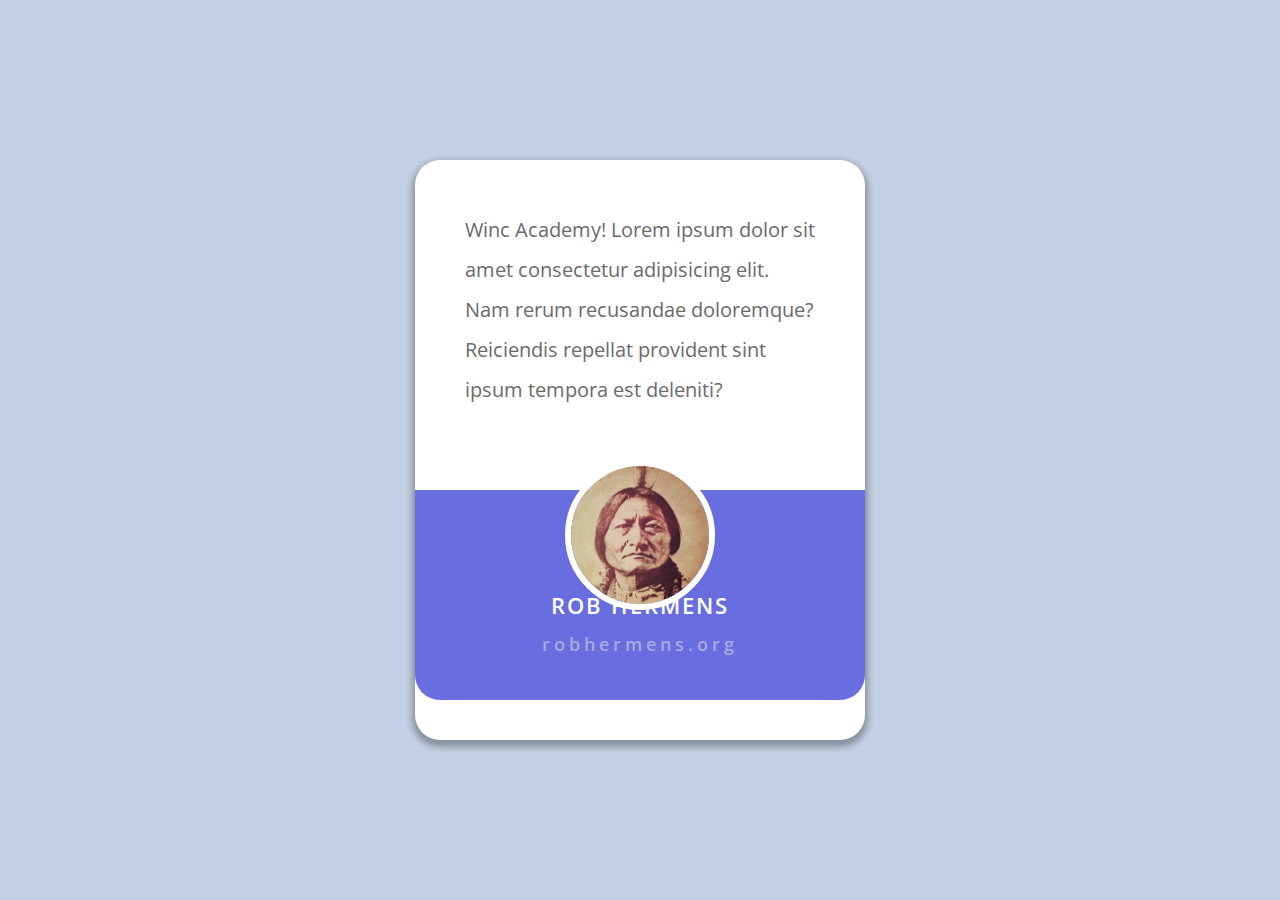
<file: Opdracht_017_Eindopdracht_2_Adv_CSS/Level-1/index.html>
<!DOCTYPE html>
<html>

<head>
  <meta charset="UTF-8">
  <meta name="viewport" content="width=device-width, initial-scale=1.0">
  <link rel="stylesheet" type="text/css" href="styles.css">
  <title>Opdracht 17-1</title>
</head>

<body>
    <main class="card">
        <p class="card__text">
          Winc Academy! Lorem ipsum dolor sit amet consectetur adipisicing elit. Nam rerum recusandae doloremque? Reiciendis repellat provident sint ipsum tempora est deleniti?
        </p>
        <img class="card__image-1" src="Photo 01-01-14 23 56 05.jpg" alt="Sitting Bull">
        <footer class="card__footer">
          <p class="card__name">Rob Hermens</p>
          <p class="card__url">robhermens.org</p>
        </footer>
    </main>
</body>

</html>
</file>
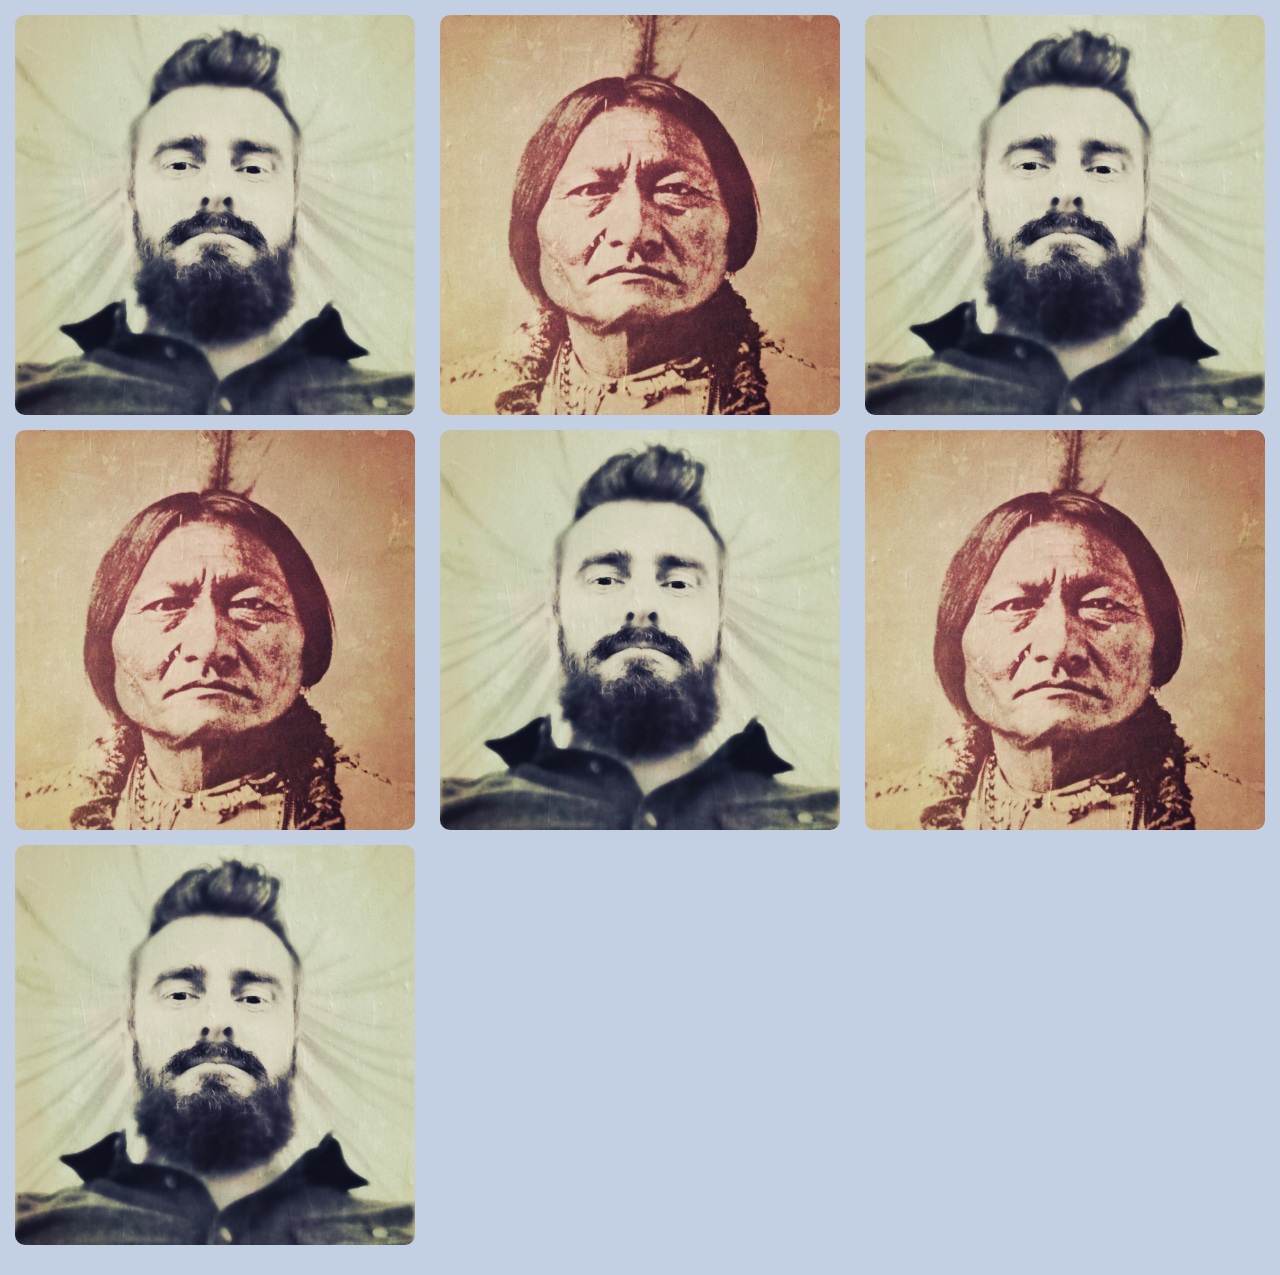
<file: Opdracht_017_Eindopdracht_2_Adv_CSS/Level-2/index.html>
<!DOCTYPE html>
<html>

<head>
    <meta charset="UTF-8">
    <meta name="viewport" content="width=device-width, initial-scale=1.0">
    <link rel="stylesheet" type="text/css" href="styles.css">
    <title>Opdracht 17-2</title>
</head>

<body>
    <section>
        <figure>
            <div class="picscontainer">
                <img class="picscontainer__img" src="Foto 24-11-17 15 40 24.jpg" alt="Rob Hermens">
                <div class="picscontainer__overlay">
                    <a class="picscontainer__overlaytext" href="https://www.linkedin.com/in/rob-hermens/"
                        target="_blank">Lees meer</a>
                </div>
            </div>
        </figure>
        <figure>
            <div class="picscontainer">
                <img class="picscontainer__img" src="Photo 01-01-14 23 56 05.jpg" alt="Sitting Bull">
                <div class="picscontainer__overlay">
                    <a class="picscontainer__overlaytext" href="https://nl.wikipedia.org/wiki/Sitting_Bull"
                        target="_blank">Lees meer</a>
                </div>
            </div>
        </figure>
        <figure>
            <div class="picscontainer">
                <img class="picscontainer__img" src="Foto 24-11-17 15 40 24.jpg" alt="Rob Hermens">
                <div class="picscontainer__overlay">
                    <a class="picscontainer__overlaytext" href="https://www.linkedin.com/in/rob-hermens/"
                        target="_blank">Lees meer</a>
                </div>
            </div>
        </figure>
        <figure>
            <div class="picscontainer">
                <img class="picscontainer__img" src="Photo 01-01-14 23 56 05.jpg" alt="Sitting Bull">
                <div class="picscontainer__overlay">
                    <a class="picscontainer__overlaytext" href="https://nl.wikipedia.org/wiki/Sitting_Bull"
                        target="_blank">Lees meer</a>
                </div>
            </div>
        </figure>
        <figure>
            <div class="picscontainer">
                <img class="picscontainer__img" src="Foto 24-11-17 15 40 24.jpg" alt="Rob Hermens">
                <div class="picscontainer__overlay">
                    <a class="picscontainer__overlaytext" href="https://www.linkedin.com/in/rob-hermens/"
                        target="_blank">Lees meer</a>
                </div>
            </div>
        </figure>
        <figure>
            <div class="picscontainer">
                <img class="picscontainer__img" src="Photo 01-01-14 23 56 05.jpg" alt="Sitting Bull">
                <div class="picscontainer__overlay">
                    <a class="picscontainer__overlaytext" href="https://nl.wikipedia.org/wiki/Sitting_Bull"
                        target="_blank">Lees meer</a>
                </div>
            </div>
        </figure>
        <figure>
            <div class="picscontainer">
                <img class="picscontainer__img" src="Foto 24-11-17 15 40 24.jpg" alt="Rob Hermens">
                <div class="picscontainer__overlay">
                    <a class="picscontainer__overlaytext" href="https://www.linkedin.com/in/rob-hermens/"
                        target="_blank">Lees meer</a>
                </div>
            </div>
        </figure>
    </section>
</body>

</html>
</file>
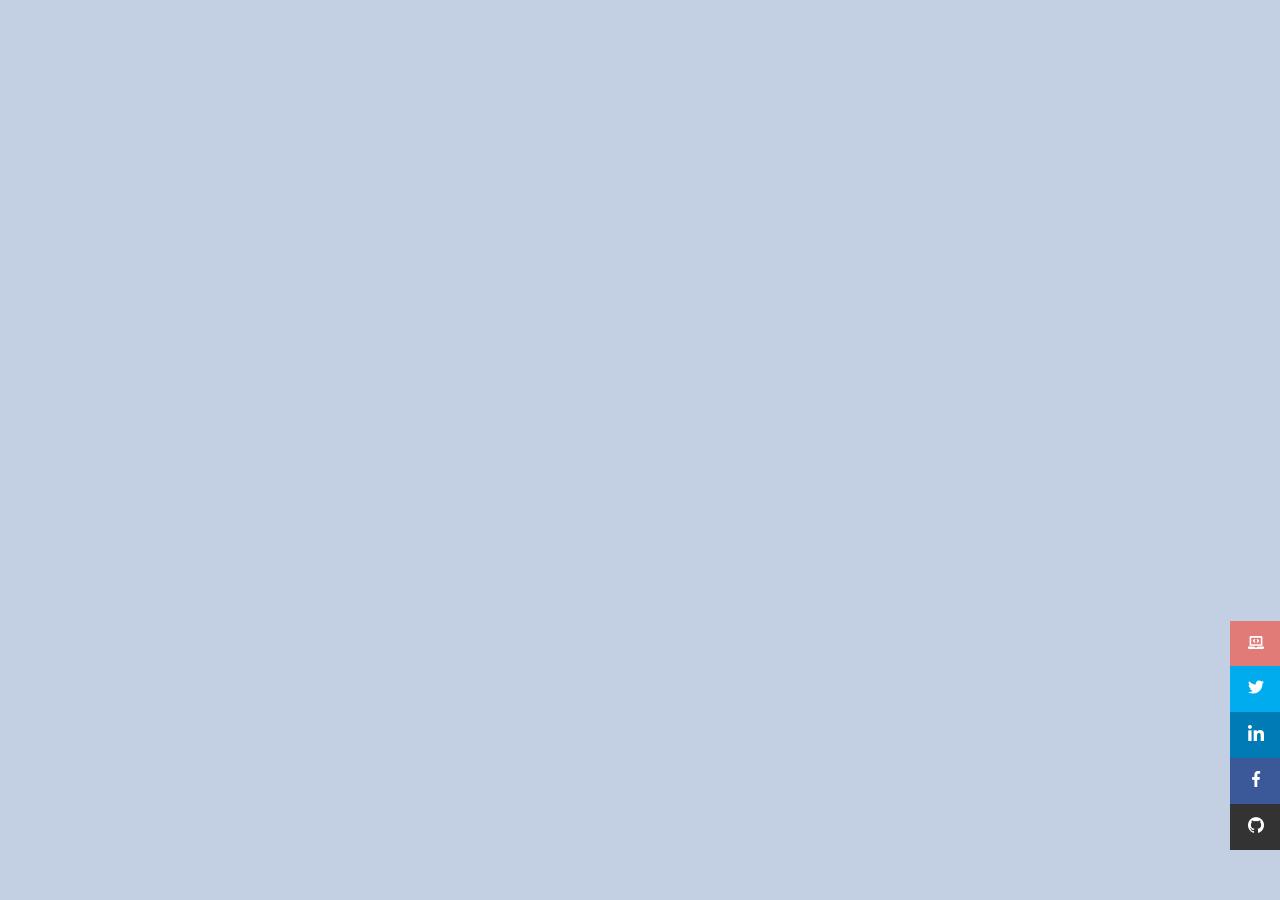
<file: Opdracht_017_Eindopdracht_2_Adv_CSS/Level-3/index.html>
<!DOCTYPE html>
<html>

<head>
    <meta charset="UTF-8">
    <meta name="viewport" content="width=device-width, initial-scale=1.0">
    <link rel="stylesheet" type="text/css" href="styles.css">
    <title>Opdracht 17-3</title>
</head>

<body>
    <nav class="social-media">
        <div class="social-media__blog">
            <img class="social-media__image" src="pics/laptop-code-solid_wit.svg" alt="laptop">
            <a class="social-media__link" href="" target="_blank">Check out my blog</a>
        </div>
        <div class="social-media__twitter">
            <img class="social-media__image" src="pics/twitter_wit.png" alt="twitter">
            <a class="social-media__link" href="" target="_blank">Follow me on Twitter</a>
        </div>
        <div class="social-media__linkedin">
            <img class="social-media__image" src="pics/linkedin_wit.png" alt="linkedin">
            <a class="social-media__link" href="" target="_blank">Connect on Linkedin</a>
        </div>
        <div class="social-media__facebook">
            <img class="social-media__image" src="pics/facebook_wit.png" alt="facebook">
            <a class="social-media__link" href="" target="_blank">Like my Facebook page</a>
        </div>
        <div class="social-media__github">
            <img class="social-media__image" src="pics/github_wit.png" alt="github">
            <a class="social-media__link" href="" target="_blank">See projects on GitHub</a>
        </div>
    </nav>
</body>

</html>
</file>
<file: Opdracht_017_Eindopdracht_2_Adv_CSS/Level-1/styles.css>
@import url("https://fonts.googleapis.com/css2?family=Open+Sans:wght@300;400;600&display=swap");
body {
  -webkit-margin-before: 0;
          margin-block-start: 0;
  -webkit-margin-after: 0;
          margin-block-end: 0;
  -webkit-margin-start: 0;
          margin-inline-start: 0;
  -webkit-margin-end: 0;
          margin-inline-end: 0;
  -webkit-box-sizing: border-box;
          box-sizing: border-box;
  height: 100vh;
  font-family: 'Open Sans', sans-serif;
  display: -webkit-box;
  display: -ms-flexbox;
  display: flex;
  -webkit-box-pack: center;
      -ms-flex-pack: center;
          justify-content: center;
  -webkit-box-align: center;
      -ms-flex-align: center;
          align-items: center;
  background-color: #c3cfe2;
}

.card {
  border-radius: 25px;
  width: 450px;
  height: 580px;
  margin-top: 50vh;
  margin: auto;
  background-color: #fff;
  -webkit-box-shadow: 0px 4px 6px 3px rgba(0, 0, 0, 0.3);
  box-shadow: 0px 4px 6px 3px rgba(0, 0, 0, 0.3);
  position: relative;
}

.card__text {
  margin: 50px;
  color: #6b6b6b;
  font-size: 20px;
  line-height: 40px;
  font-weight: 400;
  padding-bottom: 30px;
}

.card__footer {
  width: 100%;
  height: 210px;
  background-color: #686de0;
  border-bottom-left-radius: 25px;
  border-bottom-right-radius: 25px;
}

.card__image-1 {
  display: -webkit-box;
  display: -ms-flexbox;
  display: flex;
  width: 150px;
  height: 150px;
  border-radius: 50%;
  border: solid 6px white;
  position: absolute;
  left: 150px;
  top: 300px;
  -webkit-box-sizing: border-box;
          box-sizing: border-box;
}

.card__name {
  font-size: 22px;
  text-transform: uppercase;
  color: white;
  text-align: center;
  padding-top: 100px;
  font-weight: 600;
  letter-spacing: 2px;
}

.card__url {
  font-size: 18px;
  color: #a9aadd;
  text-align: center;
  font-weight: 600;
  letter-spacing: 4px;
  line-height: 5px;
}
/*# sourceMappingURL=styles.css.map */
</file>
<file: Opdracht_017_Eindopdracht_2_Adv_CSS/Level-2/styles.css>
@import url("https://fonts.googleapis.com/css2?family=Raleway:wght@100;400;600&display=swap");
body {
  -webkit-margin-before: 0;
          margin-block-start: 0;
  -webkit-margin-after: 0;
          margin-block-end: 0;
  -webkit-margin-start: 0;
          margin-inline-start: 0;
  -webkit-margin-end: 0;
          margin-inline-end: 0;
  -webkit-box-sizing: border-box;
          box-sizing: border-box;
  font-family: 'Raleway', sans-serif;
  display: -webkit-box;
  display: -ms-flexbox;
  display: flex;
  -webkit-box-pack: center;
      -ms-flex-pack: center;
          justify-content: center;
  -webkit-box-align: center;
      -ms-flex-align: center;
          align-items: center;
  background-color: #c3cfe2;
  margin: 15px;
}

section {
  width: 100%;
}

figure {
  -webkit-margin-before: 0;
          margin-block-start: 0;
  -webkit-margin-after: 0;
          margin-block-end: 0;
  -webkit-margin-start: 0;
          margin-inline-start: 0;
  -webkit-margin-end: 0;
          margin-inline-end: 0;
  margin-bottom: 15px;
}

.picscontainer {
  position: relative;
}

.picscontainer__img {
  display: block;
  width: 100%;
  height: auto;
  margin-left: auto;
  margin-right: auto;
  border-radius: 10px;
}

.picscontainer__overlay {
  position: absolute;
  top: 0;
  bottom: 0;
  left: 0;
  right: 0;
  height: 100%;
  width: 100%;
  opacity: 0;
  border-radius: 10px;
  -webkit-transition: .5s ease;
  transition: .5s ease;
  background-color: #2b3e5c;
}

.picscontainer__overlay:hover {
  opacity: 1;
}

.picscontainer__overlaytext {
  text-decoration: none;
  color: black;
  background-color: white;
  padding: 5px 10px;
  border-radius: 5px;
  font-family: 'Raleway', sans-serif;
  font-size: 15px;
  font-weight: 600;
  position: absolute;
  top: 50%;
  left: 50%;
  -webkit-transform: translate(-50%, -50%);
          transform: translate(-50%, -50%);
  text-align: center;
}

@media (min-width: 768px) {
  section {
    display: -webkit-box;
    display: -ms-flexbox;
    display: flex;
    -ms-flex-wrap: wrap;
        flex-wrap: wrap;
    -webkit-box-pack: justify;
        -ms-flex-pack: justify;
            justify-content: space-between;
    -webkit-box-orient: horizontal;
    -webkit-box-direction: normal;
        -ms-flex-direction: row;
            flex-direction: row;
  }
  figure {
    width: 49%;
    height: auto;
  }
}

@media (min-width: 1024px) {
  figure {
    width: 32%;
    height: auto;
  }
}
/*# sourceMappingURL=styles.css.map */
</file>
<file: Opdracht_017_Eindopdracht_2_Adv_CSS/Level-3/styles.css>
@import url("https://fonts.googleapis.com/css2?family=Raleway:wght@100;400;600&display=swap");
html, body {
  height: 100%;
  width: 100%;
  overflow: hidden;
  margin: 0;
}

body {
  background-color: #c3cfe2;
  font-family: 'Raleway', sans-serif;
}

.social-media {
  width: 230px;
  position: absolute;
  right: -180px;
  bottom: 50px;
}

.social-media__image {
  width: 16px;
  height: auto;
  margin-left: 5px;
  margin-right: 20px;
}

.social-media__link {
  color: white;
  font-size: 14px;
}

.social-media__blog {
  background-color: #e17b77;
  padding: 13px 0px 13px 13px;
}

.social-media__blog:hover {
  -webkit-transform: translateX(-180px);
          transform: translateX(-180px);
  -webkit-transition: all 200ms ease;
  transition: all 200ms ease;
}

.social-media__blog:not(:hover) {
  -webkit-transform: translateX(0px);
          transform: translateX(0px);
  -webkit-transition: all 200ms ease;
  transition: all 200ms ease;
}

.social-media__twitter {
  background-color: #00aced;
  padding: 13px 0px 13px 13px;
}

.social-media__twitter:hover {
  -webkit-transform: translateX(-180px);
          transform: translateX(-180px);
  -webkit-transition: all 200ms ease;
  transition: all 200ms ease;
}

.social-media__twitter:not(:hover) {
  -webkit-transform: translateX(0px);
          transform: translateX(0px);
  -webkit-transition: all 200ms ease;
  transition: all 200ms ease;
}

.social-media__linkedin {
  background-color: #007bb6;
  padding: 13px 0px 13px 13px;
}

.social-media__linkedin:hover {
  -webkit-transform: translateX(-180px);
          transform: translateX(-180px);
  -webkit-transition: all 200ms ease;
  transition: all 200ms ease;
}

.social-media__linkedin:not(:hover) {
  -webkit-transform: translateX(0px);
          transform: translateX(0px);
  -webkit-transition: all 200ms ease;
  transition: all 200ms ease;
}

.social-media__facebook {
  background-color: #3b5998;
  padding: 13px 0px 13px 13px;
}

.social-media__facebook:hover {
  -webkit-transform: translateX(-180px);
          transform: translateX(-180px);
  -webkit-transition: all 200ms ease;
  transition: all 200ms ease;
}

.social-media__facebook:not(:hover) {
  -webkit-transform: translateX(0px);
          transform: translateX(0px);
  -webkit-transition: all 200ms ease;
  transition: all 200ms ease;
}

.social-media__github {
  background-color: #333;
  padding: 13px 0px 13px 13px;
}

.social-media__github:hover {
  -webkit-transform: translateX(-180px);
          transform: translateX(-180px);
  -webkit-transition: all 200ms ease;
  transition: all 200ms ease;
}

.social-media__github:not(:hover) {
  -webkit-transform: translateX(0px);
          transform: translateX(0px);
  -webkit-transition: all 200ms ease;
  transition: all 200ms ease;
}
/*# sourceMappingURL=styles.css.map */
</file>
